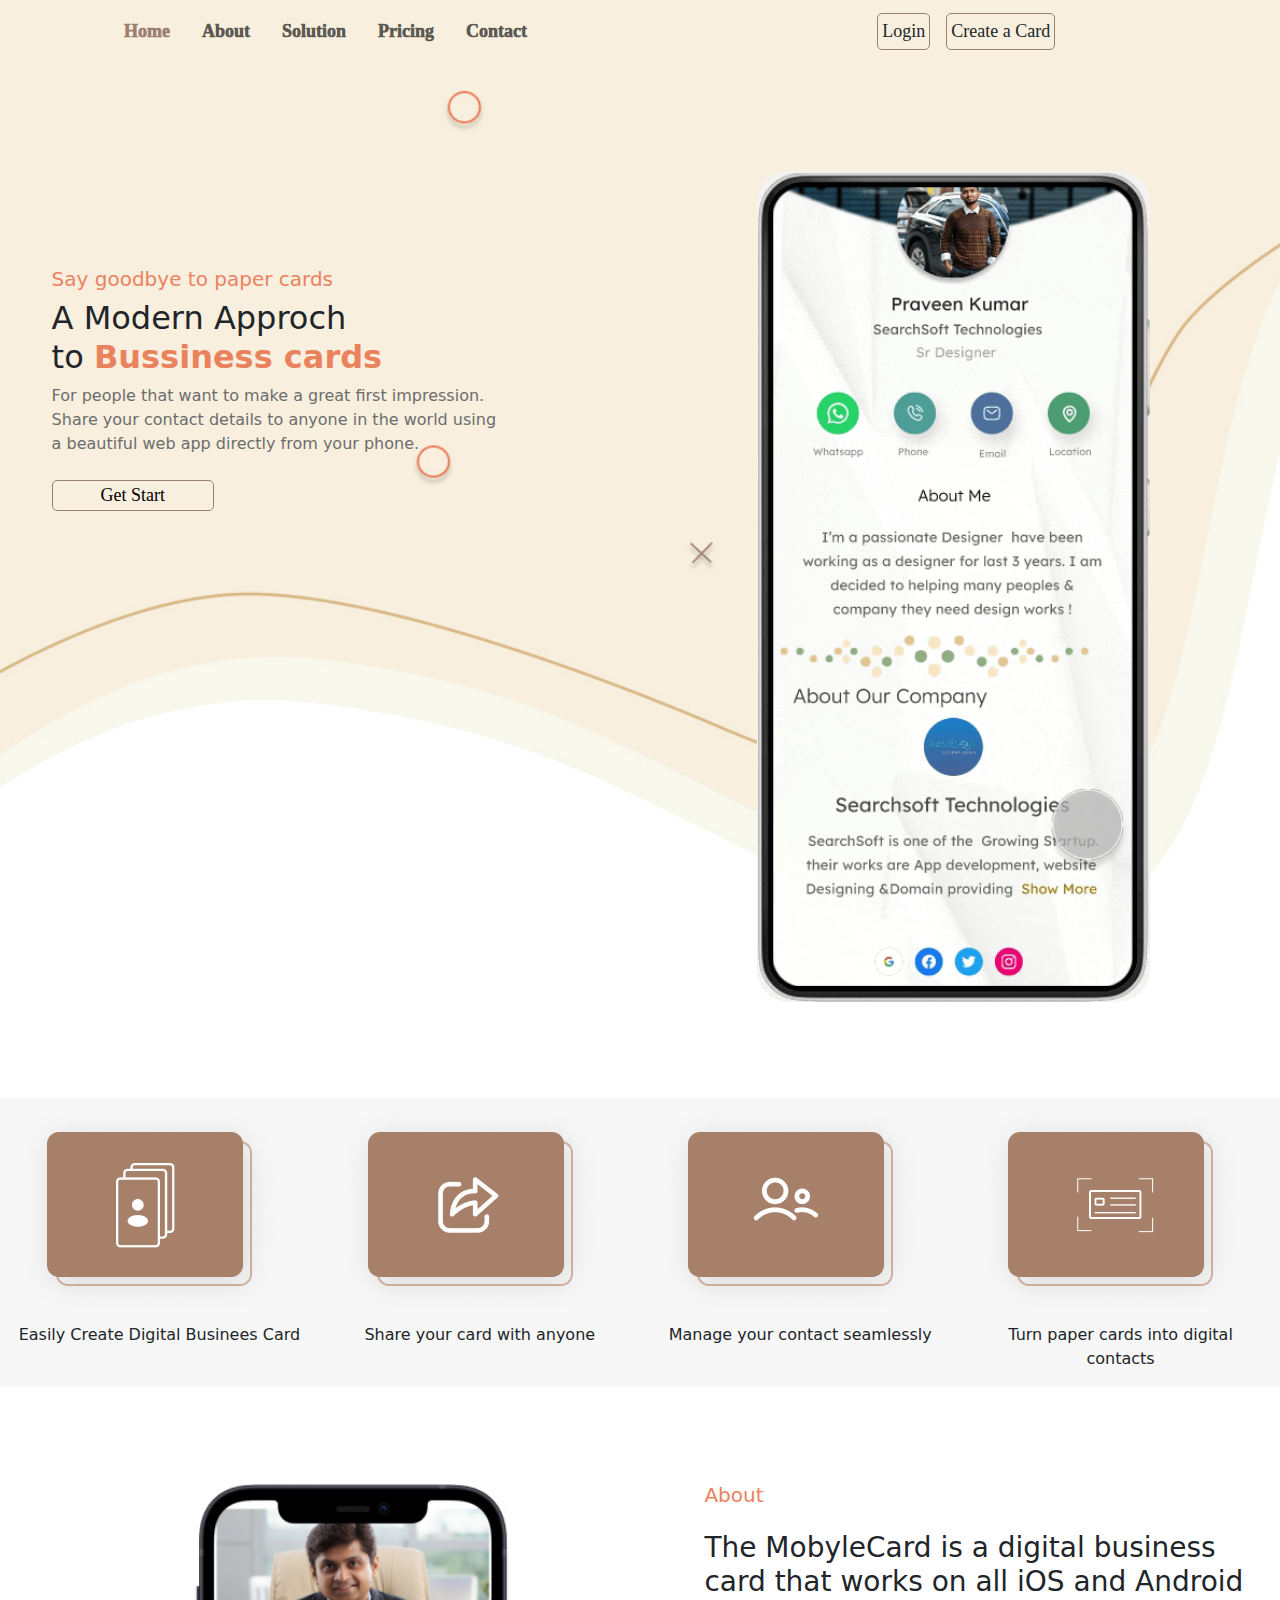
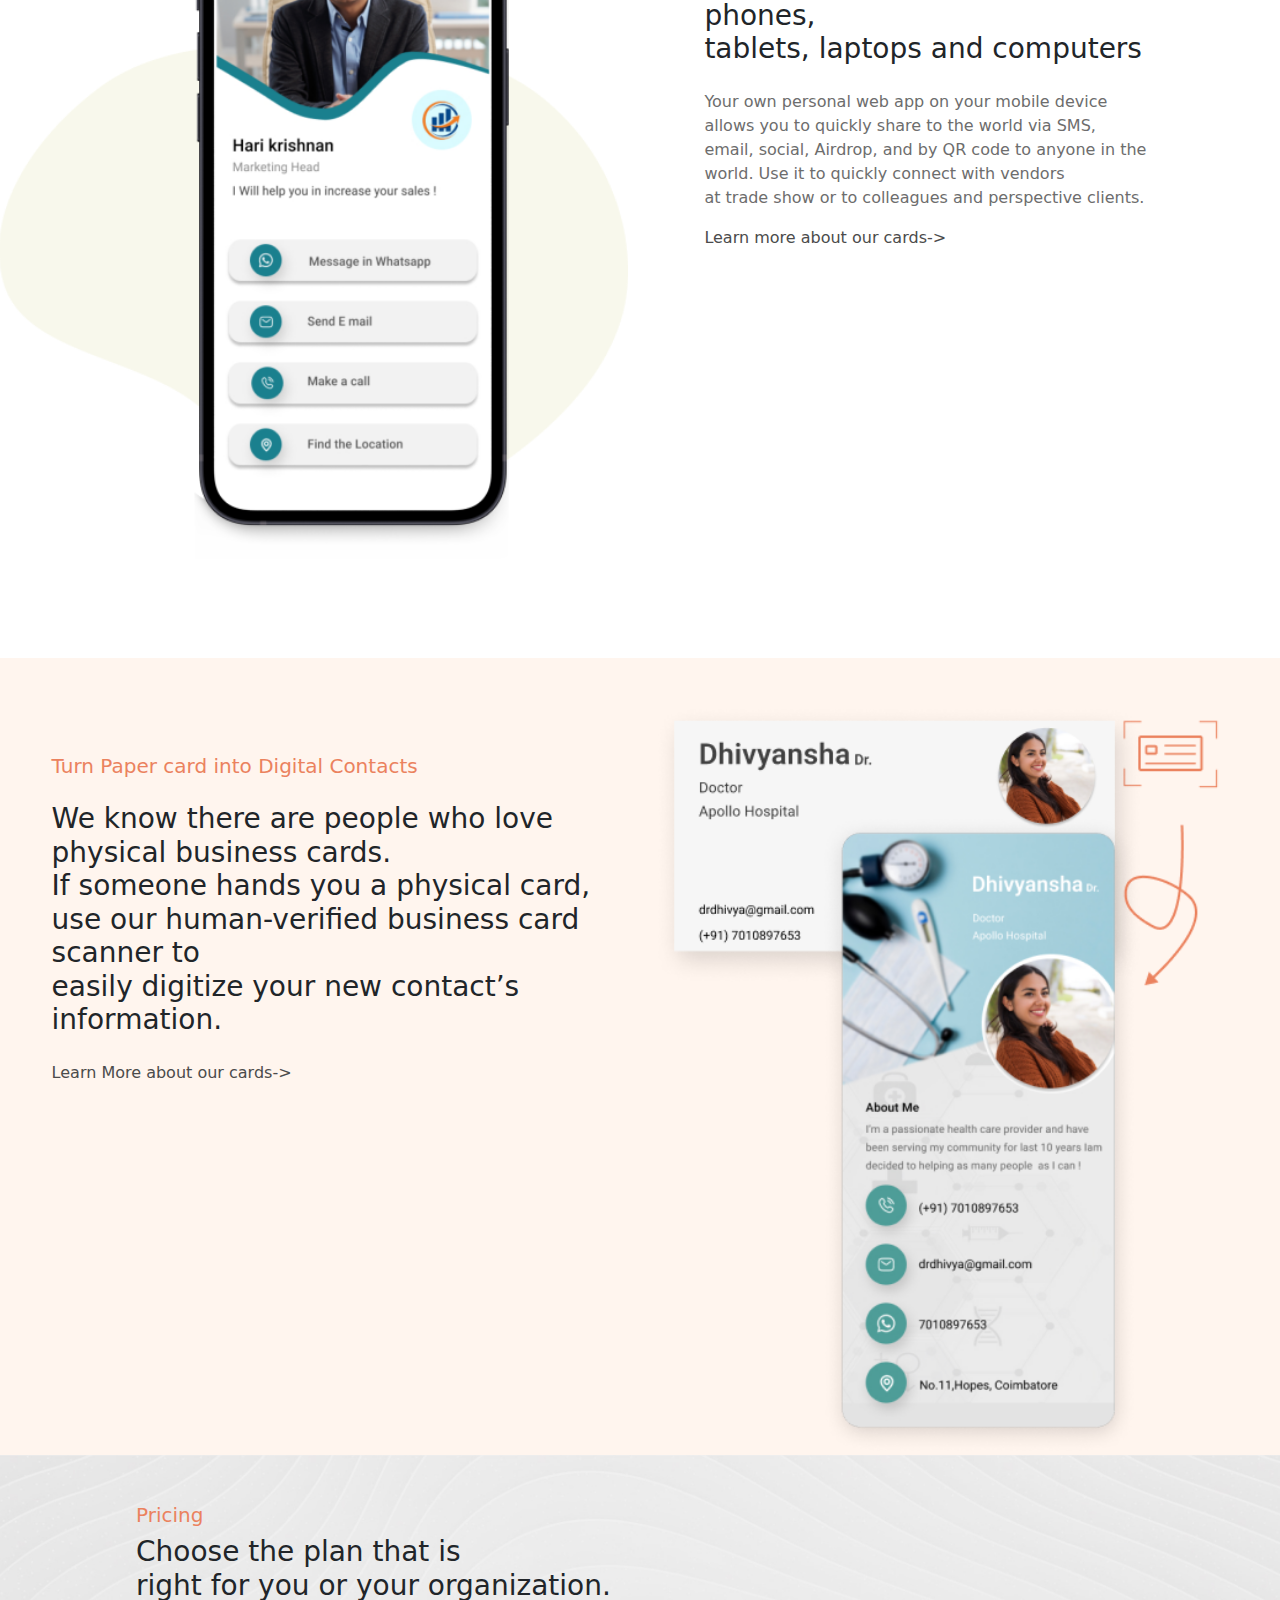
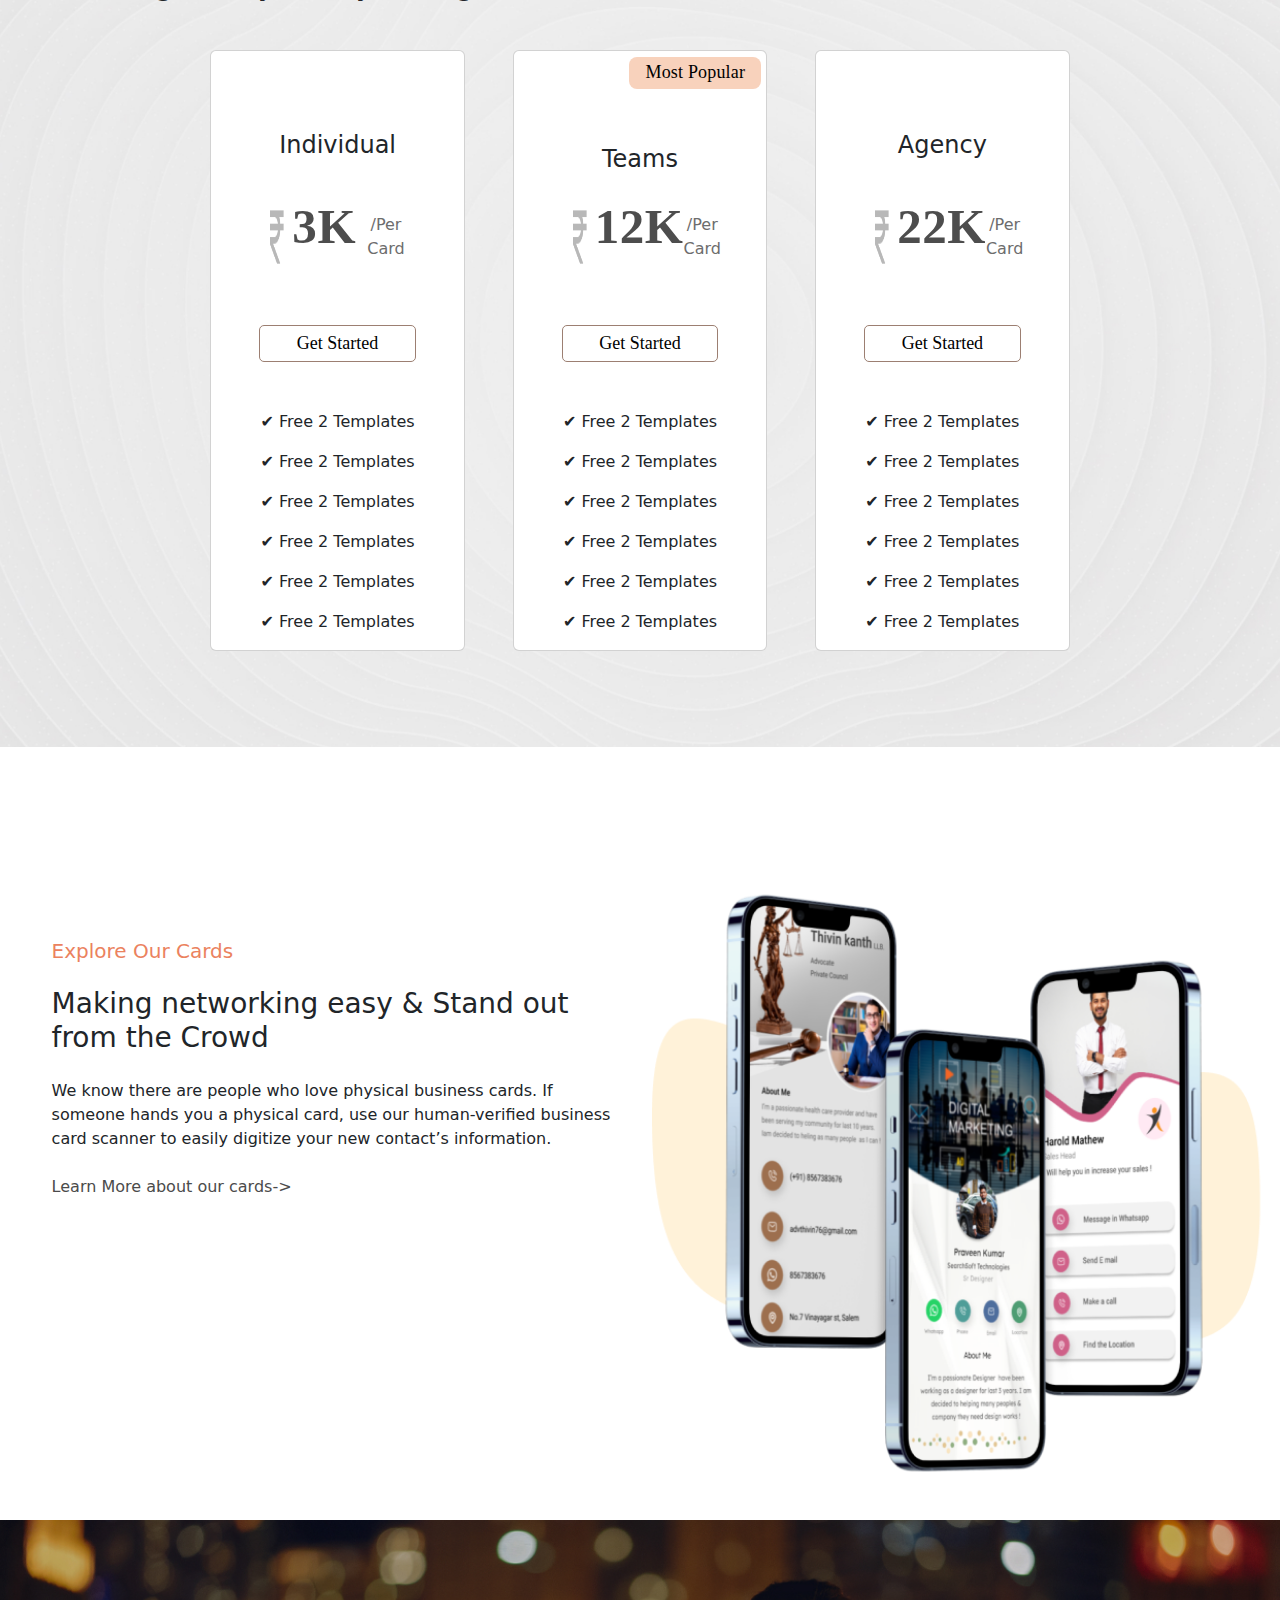
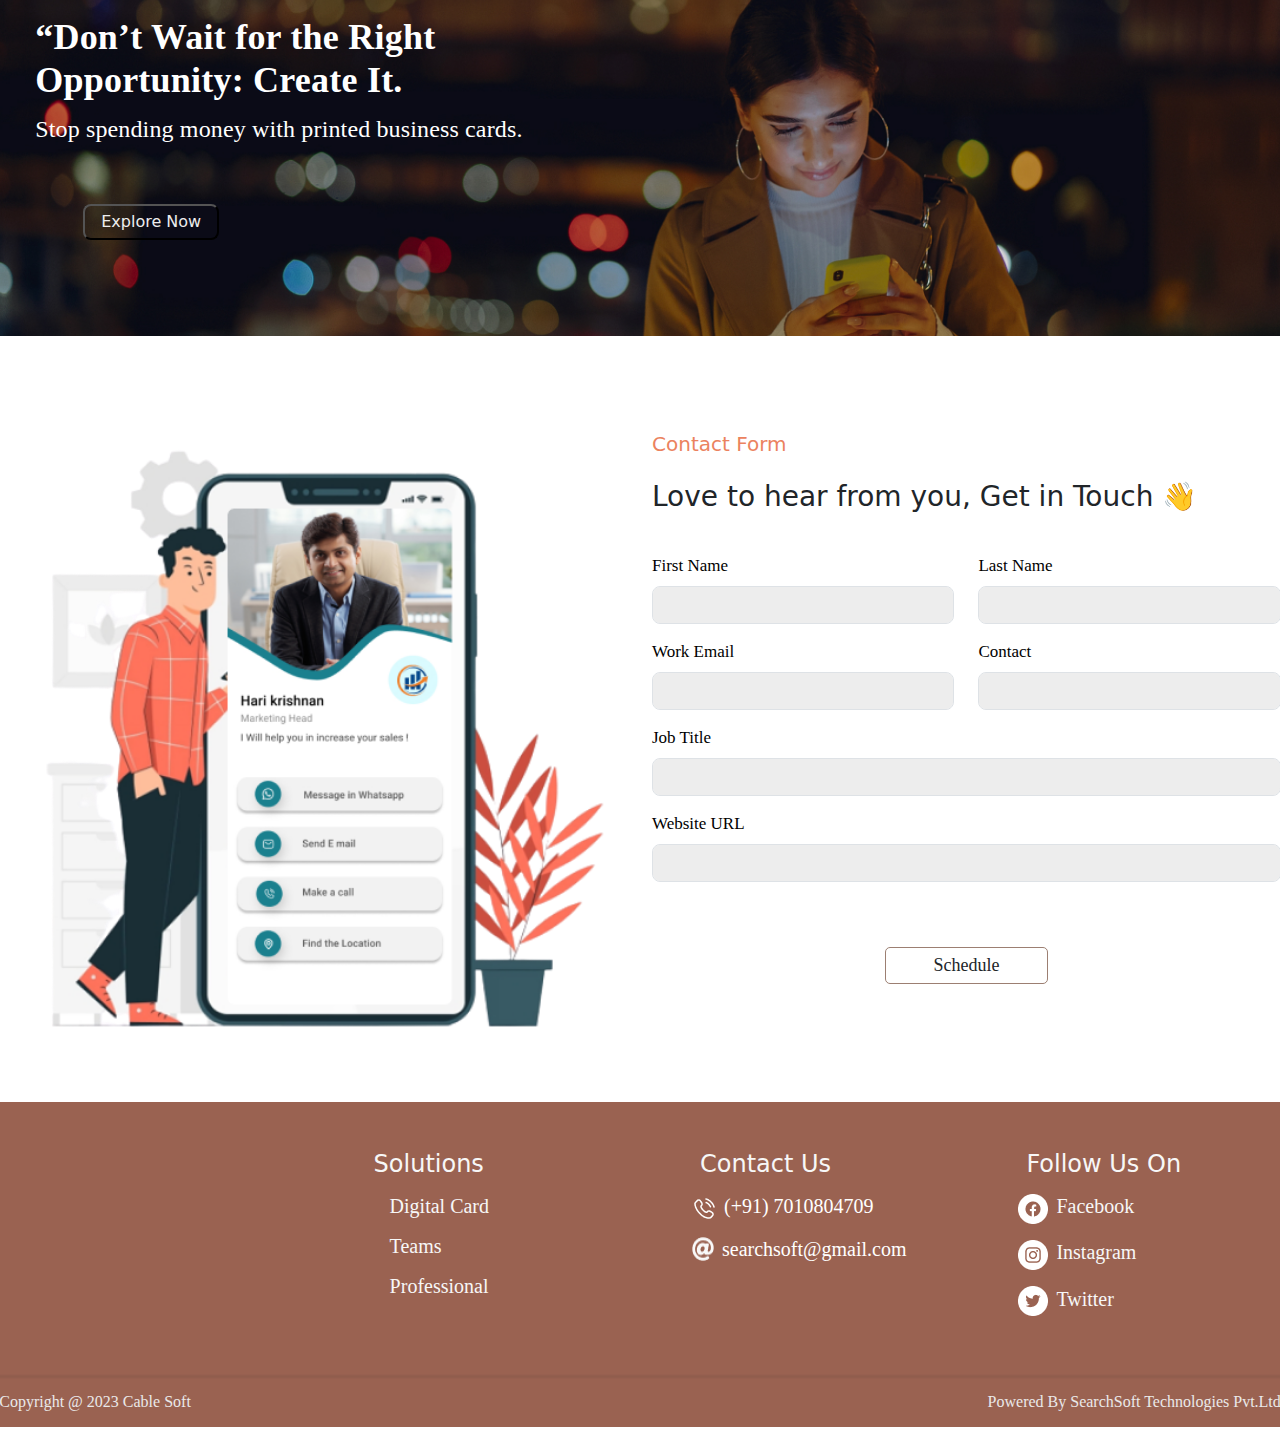
<file: index.html>
<!DOCTYPE html>
<html lang="en">
<head>
  <title>Digital-Cards</title>
  <meta charset="utf-8">
  <meta name="viewport" content="width=device-width, initial-scale=1">
  <link href="https://cdn.jsdelivr.net/npm/bootstrap@5.3.1/dist/css/bootstrap.min.css" rel="stylesheet">
  <script src="https://cdn.jsdelivr.net/npm/bootstrap@5.3.1/dist/js/bootstrap.bundle.min.js"></script>
  <!-- <script src="https://cdn.jsdelivr.net/npm/popper.js@1.16.1/dist/umd/popper.min.js"></script>
  <script src="https://cdn.jsdelivr.net/npm/bootstrap@4.6.2/dist/js/bootstrap.bundle.min.js"></script> -->
  <link rel="stylesheet" href="css/style.css">
</head>
<body>
  <div class="bg-img">
        <!-- navbar-start -->
              <nav class="navbar navbar-expand-sm bg-*">
                <div class="container-fluid py-3 col-lg-9 offset-1">
                  <!-- <a class="navbar-brand" href="#">Logo</a> -->
                  
                  <button class="navbar-toggler" type="button" data-bs-toggle="collapse" data-bs-target="#collapsibleNavbar">
                    <span class="navbar-toggler-icon"></span>
                  </button>
                  <div class="collapse navbar-collapse col-sm-3" id="collapsibleNavbar">
                    <ul class="navbar-nav">
                      <li class="nav-item mx-2">
                        <a class="nav-link" href="#" style="color: #9C7F72;">Home</a>
                      </li>
                      <li class="nav-item mx-2">
                        <a class="nav-link" href="#">About</a>
                      </li>
                      <li class="nav-item mx-2">
                        <a class="nav-link" href="#">Solution</a>
                      </li>    
                      <li class="nav-item mx-2">
                        <a class="nav-link" href="#">Pricing</a>
                      </li>  
                      <li class="nav-item mx-2">
                        <a class="nav-link" href="#">Contact</a>
                      </li>  
                    </ul>
                  </div>
                  <div class="top-right d-flex">
                    <a href="newlogin.html" class="btn mx-2 p-1" type="button">Login</a>
                    <button class="btn mx-2 p-1" type="button">Create a Card</button>
                  </div>
                </div>
                    
              </nav>
          <!-- navbar-end -->
       
          <!-- header -->
          <div class="container-fluid mt-5">
            <div class="row d-flex flex-row-reverse">
              <div class="col-xs-12 col-sm-12 col-md-6 lg-3">
                <div class="offset-2">
                  <img class="img-responsive rounded-5 h-50 w-75" src="img\Recording 2023-08-19 at 09.38.56.gif" alt="">
                </div>
              </div>
              <div class="col-xs-12 col-sm-12 col-md-6 lg-9 mt-5">
                <div class="offset-1">
                  <h5>Say goodbye to paper cards</h5>
                  <h2 class="">A Modern Approch <br> to <b style="color: #EB825E;">Bussiness cards</b></h2>
                  <div class="para">
                    For people that want to make a great first impression.<br> Share your contact details to anyone in the world using<br> a beautiful web app directly from your phone.
                  </div>
                  <button class="btn-btn px-5 mt-4">Get Start</button>
                </div>
                
              </div>
            </div>
          </div>
          <!-- <div class="container mt-3">
              <div class="row ms-5">
                  <div class="d-flex flex-wrap-reverse mt-5 vw-100 justify-content-center">
                      <div class="mt-2 mx-1">
                              <h5 class="mt-3">Say goodbye to paper cards</h5>
                          <h2 class="">A Modern Approch <br> to <b style="color: #EB825E;">Bussiness cards</b></h2>
                          <div class="para">
                            For people that want to make a great first impression.<br> Share your contact details to anyone in the world using<br> a beautiful web app directly from your phone.
                          </div>
                          <button class="btn-btn px-5 mt-4">Get Start</button>
                          
                      </div>
                      <div class="justify-content-end ms-auto">
                              <img class="h-75 mt-5 mx-5 px-5" id="gif" src="img\Recording 2023-08-19 at 09.38.56.gif" alt="">
                      </div>   
                  </div>
              </div>
          </div> -->
        <!-- header -->
  </div>

        <!-- cards -->
        <div class="container-fluid mt-5" style="background-color: #F7F7F7;">
          <div class="row justify-content-center mx-auto">
            <div class="col-xs-12 col-md-3">
              <img src="img\Group 243.png" class="img-thumbnail" alt="">
              <p class="text-center">Easily Create Digital Businees Card</p>
            </div>
            <div class="col-xs-12 col-md-3">
              <img src="img\Group 244.png" class="img-thumbnail" alt="">
              <p class="text-center">Share your card with anyone</p>
            </div>
            <div class="col-xs-12 col-md-3">
              <img src="img\Group 245.png" class="img-thumbnail" alt="">
              <p class="text-center">Manage your contact seamlessly</p>
            </div>
            <div class="col-xs-12 col-md-3">
              <img src="img\Group 434.png" class="img-thumbnail" alt="">
              <p class="text-center">Turn paper cards into digital contacts</p>
            </div>
          </div>
        </div>
        <!-- About Us -->
        <div class="container-fluid mt-5">
          <div class="row mt-5">
            <div class="col-xs-12 col-sm-12 col-md-6 lg-6">
              <img class="about" src="img\Group 435.png" alt="">
            </div>
            <div class="col-xs-12 col-sm-12 col-md-6 lg-6">
              <div class="offset-1">
                <h5>About</h5>
                <h3 class="my-4">The MobyleCard is a digital business<br> card that works on all iOS and Android phones,<br> tablets, laptops and computers</h3>
                <p class="para">Your own personal web app on your mobile device<br> allows you to quickly share to the world via SMS,<br> email, social, Airdrop, and by QR code to anyone in the<br>world. Use it to quickly connect with vendors<br> at trade show or to colleagues and perspective clients.</p>
                <a class="about-in" href="">Learn more about our cards-></a>
              </div>
              
            </div>
          </div>
        </div>
        <!-- about end -->
        <div class="digit container-fluid mt-5">
          <div class="row d-flex flex-row-reverse">
            <div class="col-xs-12 col-sm-12 col-md-6 lg-6">
              <div>
                <img class="about" src="img\Group 437.png" alt="">
              </div>
            </div>
            <div class="col-xs-12 col-sm-12 col-md-6 lg-6 mt-5">
              <div class="offset-1 mb-4">
                <h5>Turn Paper card into Digital Contacts</h5>
                <h3 class="my-4">We know there are people who love physical business cards.<br> If someone hands you a physical card,<br> use our human-verified business card scanner to<br> easily digitize your new contact’s information.</h3>
                <a class="about-in" href="">Learn More about our cards-></a>
              </div>
              
            </div>
          </div>
        </div>
<!-- pricing -->
        <div class="container-fluid p-5" id="price-bg">
          <div class="offset-1">
            <h5 class="">Pricing</h5>
            <h3 class="">Choose the plan that is <br> right for you or your organization.</h3>
          </div>
          <div class="row mx-auto justify-content-center m-4">
            <div class="col-xs-12 col-sm-12 col-md-4 col-lg-3 p-4">
              <div class="card">
                <!-- <div class="card-title text-end">Individual</div> -->
                <div class="card-body text-center"><h4 class="card-b">Individual</h4></div>
                <div class="text-center d-flex px-5 ms-1"><img style="width: 19%;" src="img\bx_rupee.png" alt=""><b class="card-rs">3K</b><p class="para mt-3">/Per Card</p></div>
                <button class="btn-btn my-5 mx-5 py-1">Get Started</button>
                <div class="text-center">
                  <p>&#10004;  Free 2 Templates</p>
                  <p>&#10004;  Free 2 Templates</p>
                  <p>&#10004;  Free 2 Templates</p>
                  <p>&#10004;  Free 2 Templates</p>
                  <p>&#10004;  Free 2 Templates</p>
                  <p>&#10004;  Free 2 Templates</p>
                </div>
              </div>
            </div>
            <div class="col-xs-12 col-sm-12 col-md-4 col-lg-3 p-4">
              <div class="card">
                <div class="card-title text-end"><p class="card-mp p-3">Most Popular</p></div>
                <div class="card-body text-center"><h4>Teams</h4></div>
                <div class="text-center d-flex px-5 ms-1"><img style="width: 19%;" src="img\bx_rupee.png" alt=""><b class="card-rs">12K</b><p class="para mt-3">/Per Card</p></div>
                <button class="btn-btn my-5 mx-5 py-1">Get Started</button>
                <div class="text-center">
                  <p>&#10004;  Free 2 Templates</p>
                  <p>&#10004;  Free 2 Templates</p>
                  <p>&#10004;  Free 2 Templates</p>
                  <p>&#10004;  Free 2 Templates</p>
                  <p>&#10004;  Free 2 Templates</p>
                  <p>&#10004;  Free 2 Templates</p>
                </div>
              </div>
            </div>
            <div class="col-xs-12 col-sm-12 col-md-4 col-lg-3 p-4">
              <div class="card">
                <div class="card-body text-center"><h4 class="card-b">Agency</h4></div>
                <div class="text-center d-flex px-5 ms-1"><img style="width: 19%;" src="img\bx_rupee.png" alt=""><b class="card-rs">22K</b><p class="para mt-3">/Per Card</p></div>
                <button class="btn-btn my-5 mx-5 py-1">Get Started</button>
                <div class="text-center">
                  <p>&#10004;  Free 2 Templates</p>
                  <p>&#10004;  Free 2 Templates</p>
                  <p>&#10004;  Free 2 Templates</p>
                  <p>&#10004;  Free 2 Templates</p>
                  <p>&#10004;  Free 2 Templates</p>
                  <p>&#10004;  Free 2 Templates</p>
                </div>
              </div>
            </div>
          </div>
        </div>
        <!--pricing end  -->


        <div class="container-fluid mt-5">
          <div class="row d-flex flex-row-reverse">
            <div class="col-xs-12 col-sm-12 col-md-6 lg-6">
              <div>
                <img class="about" src="img\iPhone 13 Pro.png" alt="">
              </div>
            </div>
            <div class="col-xs-12 col-sm-12 col-md-6 lg-6 mt-5">
              <div class="offset-1 mb-4">
                <h5>Explore Our Cards</h5>
                <h3 class="my-4">Making networking easy & Stand out from the Crowd</h3>
                <p class="my-4">We know there are people who love physical business cards. If someone hands you a physical card, use our human-verified business card scanner to easily digitize your new contact’s information.</p>
                <a class="about-in" href="">Learn More about our cards-></a>

              </div>
              
            </div>
          </div>
        </div>
      <!-- explore card end-->
      <div class="explore text-light">
        <div class="row justify-contect-center">
           <div class="col-xs-12 col-sm-12 col-md-6 col-lg-6">
            <div class="m-5 mt-5">
              <h3 class="explore-h">“Don’t Wait for the Right Opportunity: Create It.</h3>
              <h4 class="explore-p">Stop spending money with printed business cards.</h4>
              <button class="btn-btn-btn mx-5 my-5 px-3 py-1" id="explorebtn">Explore Now</button>

            </div>
            
           </div>

        </div>
            <!-- <h3 class="explore-h p-5">“Don’t Wait for the Right Opportunity: Create It.</h3>
            <h4 class="explore-p">Stop spending money with printed business cards.</h4>
            <button class="btn-btn mx-5 my-5">Explore Now</button> -->
      </div>

      <!-- contact form -->
      <div class="container-fluid mt-5">
        <div class="row my-5">
          <div class="col-xs-12 col-sm-12 col-md-6 lg-6">
            <img class="about" src="img\Group 439.png" alt="">
          </div>
          <div class="col-xs-12 col-sm-12 col-md-6 col-lg-6">
            <div class="">
              <h5>Contact Form</h5>
              <h3 class="my-4 d-flex">Love to hear from you, Get in Touch &#128075;</h3>
            </div>
            <div class="row mt-3">
              <div class="col-xs-12 col-sm-12 col-md-6 col-lg-6 mx-auto">
                <div class="input-form mt-3">
                  <label class="form-lable" for="">First Name</label>
                  <input class="form-control mt-2" id="in-d" type="text">
                </div>
                <div class="input-form mt-3">
                  <label class="form-lable" for="">Work Email</label>
                  <input class="form-control mt-2" id="in-d" type="text">
                </div>
              </div>
              <div class="col-xs-12 col-sm-12 col-md-6 col-lg-6">
                <div class="input-form mt-3">
                  <label class="form-lable" for="">Last Name</label>
                  <input class="form-control mt-2" id="in-d" type="text">
                </div>
                <div class="input-form mt-3">
                  <label class="form-lable" for="">Contact</label>
                  <input class="form-control mt-2" id="in-d" type="text">
                </div>
              </div>
            </div>
            <div class="row">
              <div class="input-form mt-3">
                <label class="form-lable" for="in-d">Job Title</label>
                <input class="form-control mt-2" id="in-d" name="job" type="text">
              </div>
              <div class="input-form mt-3">
                <label class="form-lable" for="in-d">Website URL</label>
                <input class="form-control mt-2" id="in-d" name="web" type="text">
              </div>
              <div class="btn-btn w-25 mx-auto text-center p-1" id="schedule" type="submit">Schedule</div>
            </div>
          </div>
        </div>
      </div>

      <!-- Footer -->
      <div class="container-fluid" id="foot-img">
        <div class="row">
          <div class="col-xs-12 col-sm-12 col-md-3 col-lg-3">
            <div class="my-5 justify-content-center">
              <!-- <h4 class="mx-5" style="color: #F7F7F7;">Solutions</h4>
              <ul class="list-group mx-5">
                  <a class="list-group-item" href="">Digital Cards</a>
                  <a class="list-group-item" href="">Teams</a>
                  <a class="list-group-item" href="">Professional</a>
              </ul> -->
            </div>
          </div>
          <div class="col-xs-12 col-sm-12 col-md-3 col-lg-3">
            <div class="justify-content-center my-5">
              <h4 class="mx-5" style="color: #F7F7F7;">Solutions</h4>
              <ul class="list-group mx-5">
                <div class="list-group-item"><a class="" style="text-decoration: none; color:#F7F7F7">Digital Card</a></div>
                <div class="list-group-item"><a class="" style="text-decoration: none; color:#F7F7F7">Teams</a></div>
                <div class="list-group-item"><a class="" style="text-decoration: none; color:#F7F7F7">Professional</a></div>
              </ul>
            </div>
          </div>
          <div class="col-xs-12 col-sm-12 col-md-4 col-lg-3">
            <div class="float-start my-5">
              <h4 class="mx-5" style="color: #F7F7F7;">Contact Us</h4>
              <ul class="list-group mx-4">
                <div class="list-group-item"><img src="img\Phone Calling.png" alt=""><span class="ms-2">(+91) 7010804709</span></div>
                <div class="list-group-item d-flex"><img src="img\at.png" alt=""><span class="ms-2">searchsoft@gmail.com</span></div>
              </ul>
            </div>
          </div>
          <div class="col-xs-12 col-sm-12 col-md-4 col-lg-3">
            <div class="float-start my-5">
              <h4 class="mx-5 d-flex" style="color: #F7F7F7;">Follow Us On</h4>
              <ul class="list-group mx-4">
                <div class="list-group-item d-flex"><img src="img\facebook.png" alt=""><a class="follow-us ms-2" style="text-decoration: none; color:#F7F7F7">Facebook</a></div>
                <div class="list-group-item d-flex"><img src="img\instagram.png" alt=""><a class="ms-2" style="text-decoration: none; color:#F7F7F7">Instagram</a></div>
                <div class="list-group-item"><img src="img\twitter.png" alt=""><a class="ms-2" style="text-decoration: none; color:#F7F7F7">Twitter</a></div>
              </ul>
            </div>
          </div>
        </div>

        <div class="row my-1">
          <hr class="line">
          <div class="col-xs-12 col-sm-12 col-md-6 col-lg-6">
            <div class="copyrights mb-3">Copyright @ 2023 Cable Soft</div>
          </div>
          <div class="col-xs-12 col-sm-12 col-md-6 col-lg-6">
            <div class="powered float-end d-flex">Powered By SearchSoft Technologies Pvt.Ltd</div>
          </div>
          
          
        </div>
        

      </div>

</body>
</html>
</file>
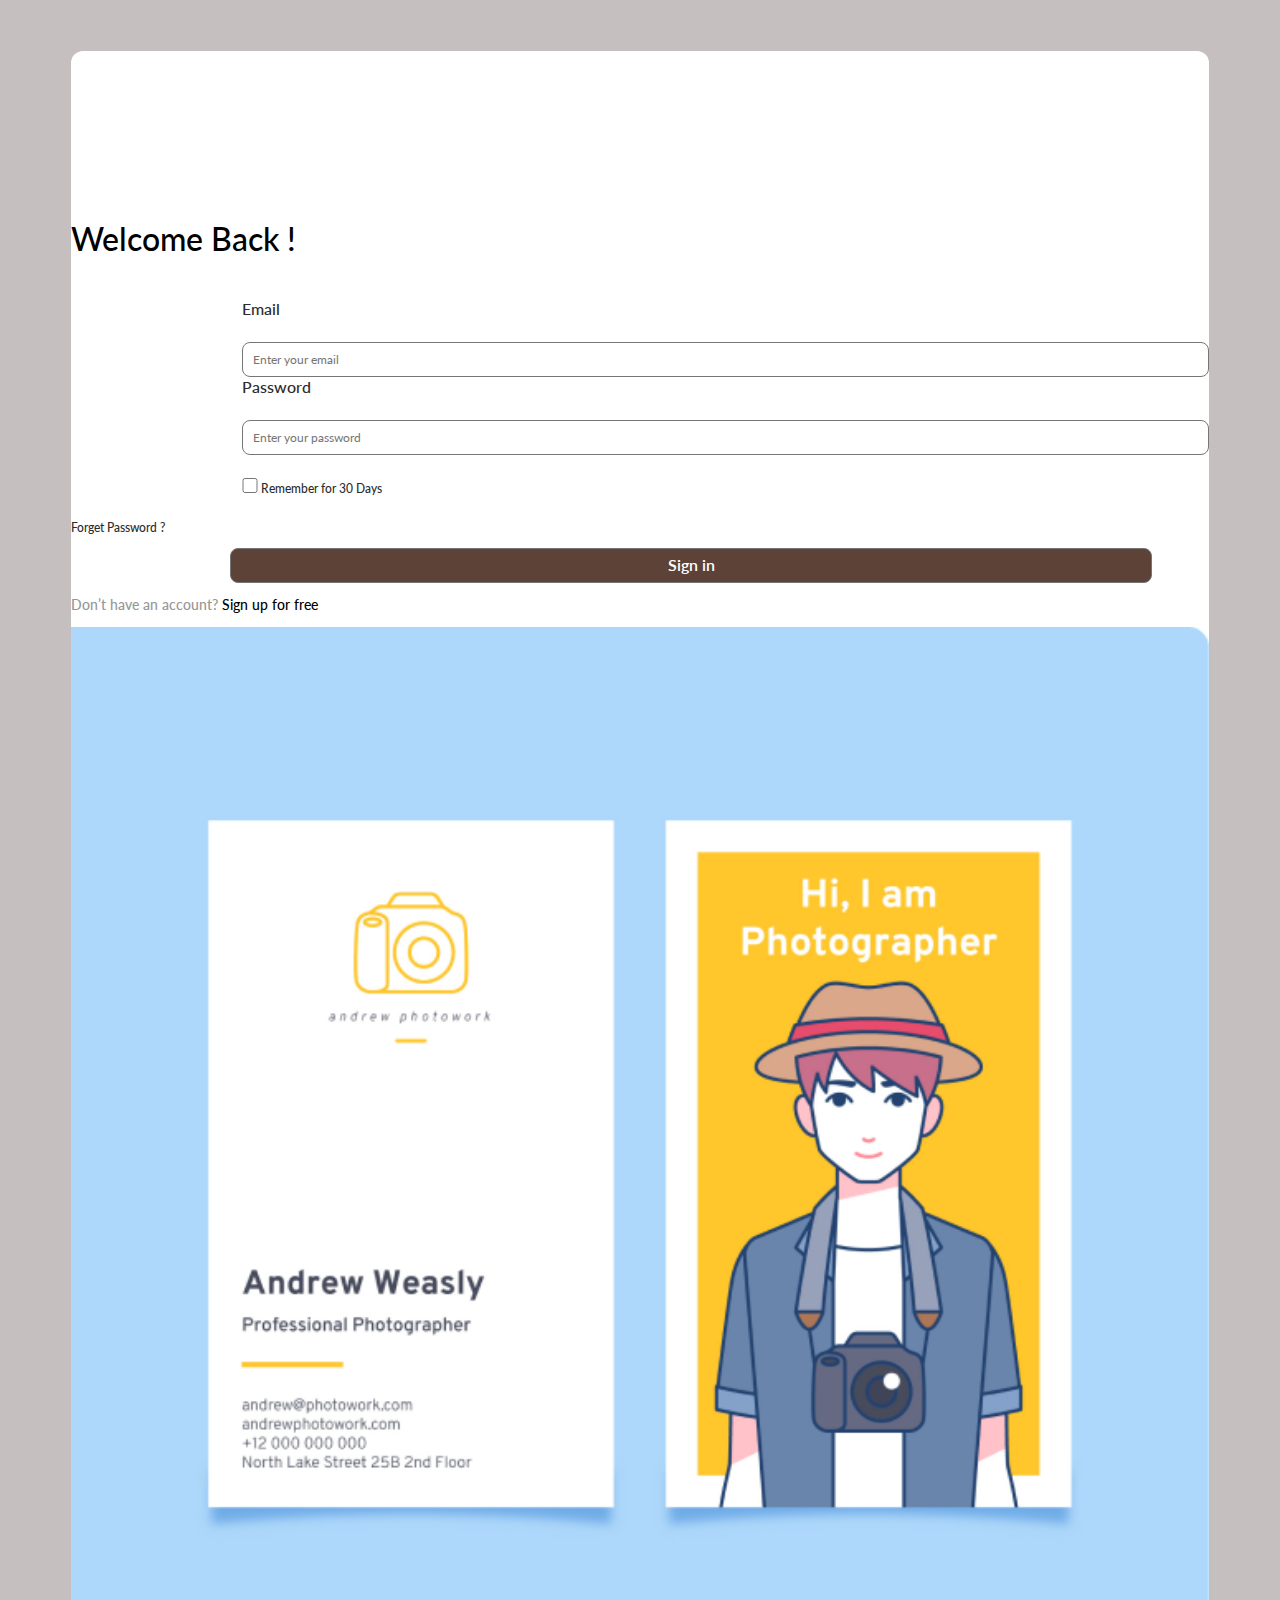
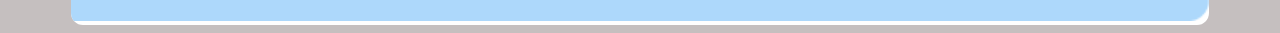
<file: newlogin.html>
<!DOCTYPE html>
<html lang="en">
<head>
    <meta charset="UTF-8">
    <meta name="viewport" content="width=device-width, initial-scale=1.0">
    <title>Signin</title>
    <link href="https://cdn.jsdelivr.net/npm/bootstrap@5.0.2/dist/css/bootstrap.min.css" rel="stylesheet" integrity="sha384-EVSTQN3/azprG1Anm3QDgpJLIm9Nao0Yz1ztcQTwFspd3yD65VohhpuuCOmLASjC" crossorigin="anonymous">
    <script src="https://cdn.jsdelivr.net/npm/bootstrap@5.0.2/dist/js/bootstrap.bundle.min.js" integrity="sha384-MrcW6ZMFYlzcLA8Nl+NtUVF0sA7MsXsP1UyJoMp4YLEuNSfAP+JcXn/tWtIaxVXM" crossorigin="anonymous"></script>
    <script src="https://cdn.jsdelivr.net/npm/@popperjs/core@2.9.2/dist/umd/popper.min.js" integrity="sha384-IQsoLXl5PILFhosVNubq5LC7Qb9DXgDA9i+tQ8Zj3iwWAwPtgFTxbJ8NT4GN1R8p" crossorigin="anonymous"></script>
    <script src="https://cdn.jsdelivr.net/npm/bootstrap@5.0.2/dist/js/bootstrap.min.js" integrity="sha384-cVKIPhGWiC2Al4u+LWgxfKTRIcfu0JTxR+EQDz/bgldoEyl4H0zUF0QKbrJ0EcQF" crossorigin="anonymous"></script>
    <meta name="viewport" content="width=device-width, initial-scale=1">
    <link rel="stylesheet" href="https://fonts.googleapis.com/css2?family=Lato:wght@500&display=swap" />
    <link rel="stylesheet" href="css/log.css">
</head>
<body style="background-color: #C5BFBF;">
    <div class="container-fluid" >
        <section>
            <div class="row justify-content-center align-items-center g-2 mt-5" >
                <div class="col-sm-12 col-md-10 col-xm-12">
                    <div class="card" id="head" style="background-color: #FFFFFF;">
                      <div class="card-body" style="padding: 0;">
                        <div class="row d-flex flex-wrap-reverse">
                            <div class="col-md-5 col-sm-12 col-xs-12">
                                <h4 class="card-title text-center">Welcome Back !</h4>
                                <form action="">
                                   <div class="row">
                                    <div class="row">
                                        <label for="email">Email</label>
                                        <div class="col-xs-12 col-sm-12 col-md-12 col-lg-12">
                                            <input  type="email" id="email" placeholder="Enter your email">
                                        </div>
                                    </div>
                                    <div class="row">
                                        <label for="password" >Password</label>
                                        <div class="col-xs-12 col-sm-12 col-md-12 col-lg-12">
                                            
                                            <input type="password" id="password" placeholder="Enter your password">
                                        </div>
                                    </div>
                                    <div class="row mt-3 ms-lg-4 ms-0">
                                        <div class="col-xs-6 col-sm-6 col-md-10 col-lg-6 d-flex">
                                            <input type="checkbox" name="remember" id="remember" style="width: 16px;height: 15px;"><span id="rem" class="ms-1">Remember for 30 Days</span>
                                            <!-- <div class="ms-5 offset-2" style="margin-top: 2%;">
                                                <p id="rem">Forget Password ?   </p>
                                            </div> -->
                                        </div>
                                        <div class="col-xs-6 col-sm-6 col-md-10 col-lg-6">
                                            <div class="offset-2" style="margin-top: 2%;">
                                                <p id="rem">Forget Password ?   </p>
                                            </div>
                                        </div>
                                    </div>
                                    <div class="row col-xs-12 col-sm-12 col-md-12 col-lg-12 justify-content-center">
                                        <button type="submit" id="sign-in">Sign in</button>
                                    </div>
                                    <div class="row text-center mt-4 ms-lg-3 ms-0 col-xs-12 col-sm-12 col-md-12 col-lg-12">
                                        <p id="footer">Don’t have an account? <a href="signup.html" style="text-decoration: none; color: #000000;">Sign up for free
                                        </a></p>
                                    </div>
                                   </div>
                                </form>
                            </div>
                            <div class="col-md-7 col-sm-12 col-xs-12 ">
                                <img src="images/login.png" alt="login" class="card-img" style="width: 100%;height: 100%;">
                            </div>
                        </div>
                      </div>
                    </div>
                </div>
            </div>
        </section>
    </div>
</body>
</html>
</file>
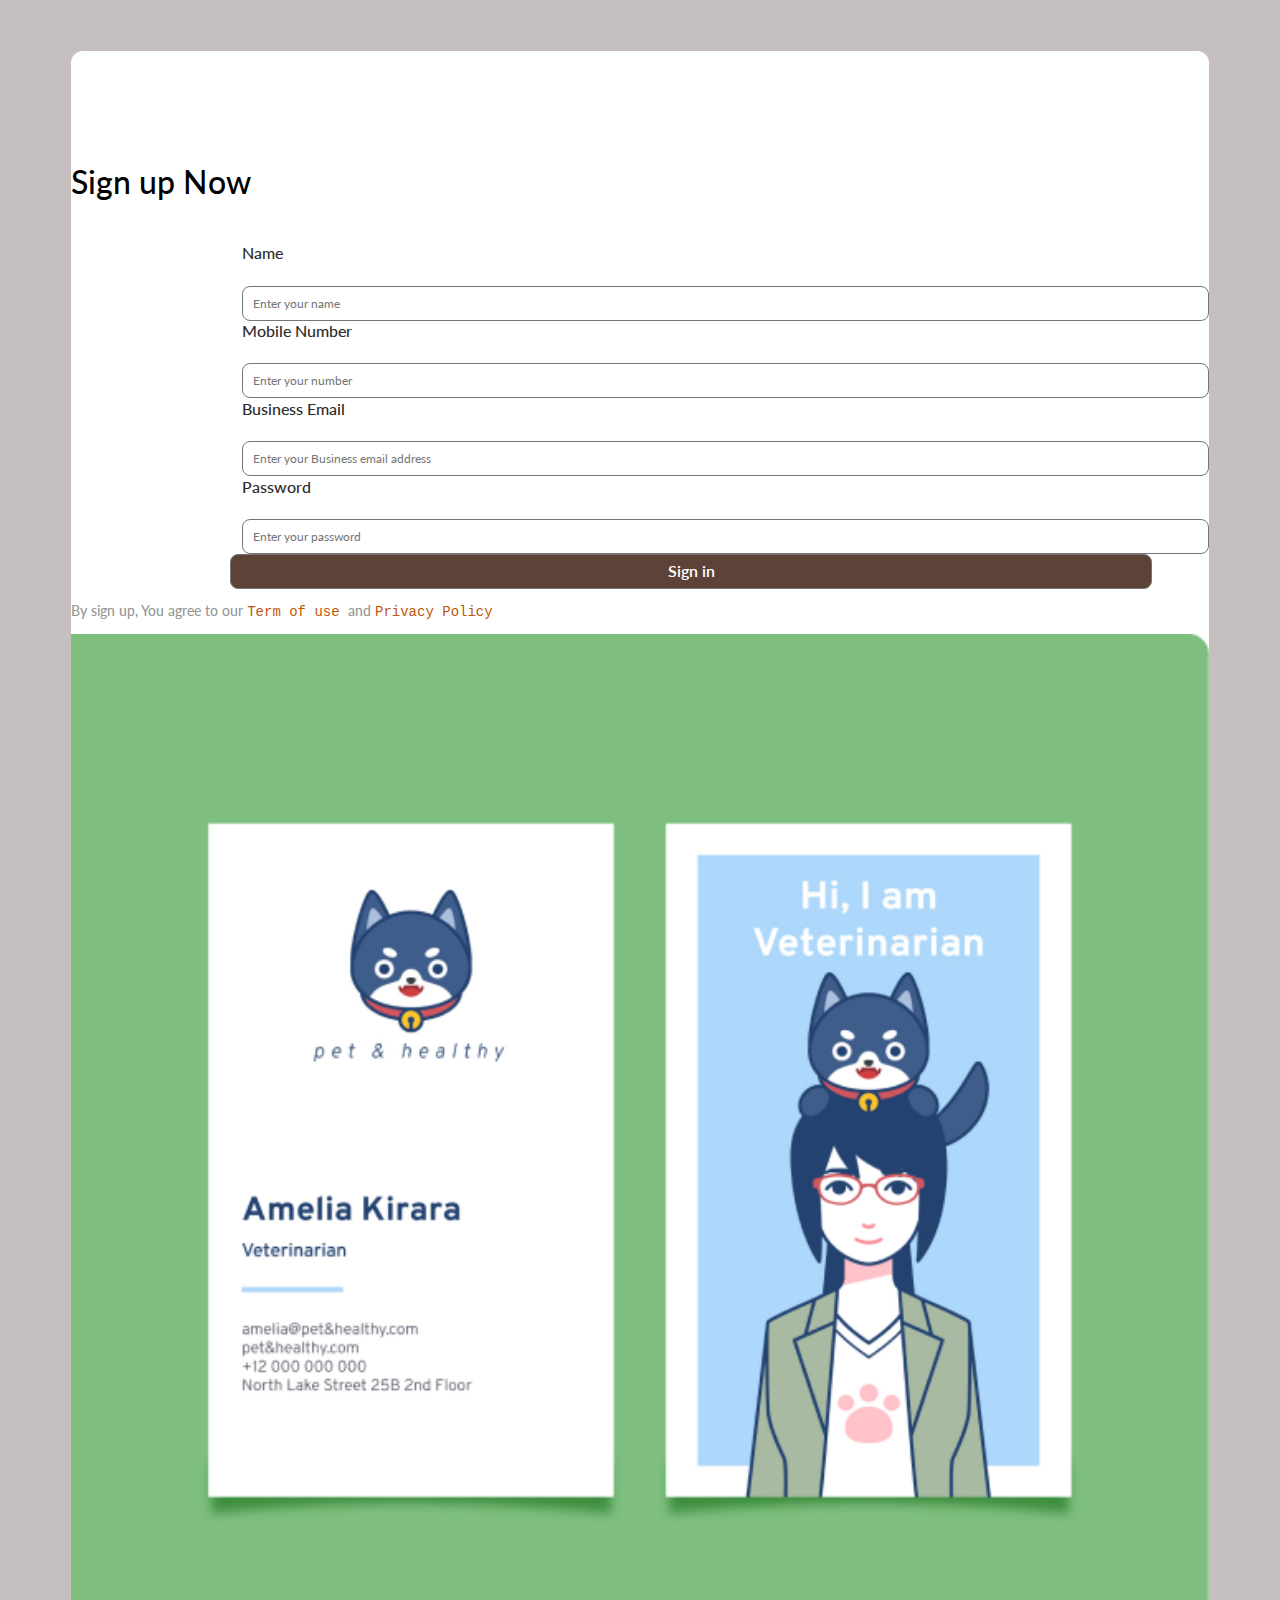
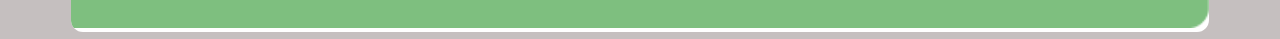
<file: signup.html>
<!DOCTYPE html>
<html lang="en">
<head>
    <meta charset="UTF-8">
    <meta name="viewport" content="width=device-width, initial-scale=1.0">
    <title>SignUp</title>
    <link href="https://cdn.jsdelivr.net/npm/bootstrap@5.0.2/dist/css/bootstrap.min.css" rel="stylesheet" integrity="sha384-EVSTQN3/azprG1Anm3QDgpJLIm9Nao0Yz1ztcQTwFspd3yD65VohhpuuCOmLASjC" crossorigin="anonymous">
    <script src="https://cdn.jsdelivr.net/npm/bootstrap@5.0.2/dist/js/bootstrap.bundle.min.js" integrity="sha384-MrcW6ZMFYlzcLA8Nl+NtUVF0sA7MsXsP1UyJoMp4YLEuNSfAP+JcXn/tWtIaxVXM" crossorigin="anonymous"></script>
    <script src="https://cdn.jsdelivr.net/npm/@popperjs/core@2.9.2/dist/umd/popper.min.js" integrity="sha384-IQsoLXl5PILFhosVNubq5LC7Qb9DXgDA9i+tQ8Zj3iwWAwPtgFTxbJ8NT4GN1R8p" crossorigin="anonymous"></script>
    <script src="https://cdn.jsdelivr.net/npm/bootstrap@5.0.2/dist/js/bootstrap.min.js" integrity="sha384-cVKIPhGWiC2Al4u+LWgxfKTRIcfu0JTxR+EQDz/bgldoEyl4H0zUF0QKbrJ0EcQF" crossorigin="anonymous"></script>
    <meta name="viewport" content="width=device-width, initial-scale=1">
    <link rel="stylesheet" href="https://fonts.googleapis.com/css2?family=Lato:wght@500&display=swap" />
    <link rel="stylesheet" href="css/log.css">
</head>
<body style="background-color: #C5BFBF;">
    <div class="container-fluid" >
        <section>
            <div class="row justify-content-center align-items-center g-2 mt-5" >
                <div class="col-sm-12 col-md-10 col-xm-12">
                    <div class="card" id="head" style="background-color: #FFFFFF;">
                      <div class="card-body" style="padding: 0;">
                        <div class="row d-flex flex-wrap-reverse">
                            <div class="col-md-5 col-sm-12 col-xs-12">
                                <h4 class="card-title text-center" id="title">Sign up Now</h4>
                                <form action="">
                                   <div class="row">
                                    <div class="row">
                                        <label for="name" id="sign-label">Name</label>
                                        <div class="col-xs-12 col-sm-12 col-md-12 col-lg-12">
                                            <input  type="text" id="name" placeholder="Enter your name">
                                        </div>
                                    </div>
                                    <div class="row">
                                        <label for="number" id="sign-label">Mobile Number</label>
                                        <div class="col-xs-12 col-sm-12 col-md-12 col-lg-12">
                                            <input  type="tel" id="number" placeholder="Enter your number">
                                        </div>
                                    </div>
                                    <div class="row">
                                        <label for="email" id="sign-label">Business Email</label>
                                        <div class="col-xs-12 col-sm-12 col-md-12 col-lg-12">
                                            <input  type="email" id="email" placeholder="Enter your Business email address">
                                        </div>
                                    </div>
                                    <div class="row">
                                        <label for="password" id="sign-label">Password</label>
                                        <div class="col-xs-12 col-sm-12 col-md-12 col-lg-12">
                                            <input type="password" id="password" placeholder="Enter your password">
                                            <!-- <img src="images/eye.png" alt="eye" class="input-group"> -->
                                        </div>
                                    </div>
                                    
                                    <div class="row mt-4 col-xs-12 col-sm-12 col-md-12 col-lg-12 justify-content-center">
                                        <button type="submit" id="sign-in">Sign in</button>
                                    </div>
                                    <div class="row text-center mt-4 ms-lg-3 ms-0 col-xs-12 col-sm-12 col-md-12 col-lg-12">
                                        <p id="footer">By sign up, You agree to our <code style="color: #bf570b;">Term of use </code>and <code style="color: #bf570b;">Privacy Policy</code></p>
                                    </div>
                                   </div>
                                </form>
                            </div>
                            <div class="col-md-7 col-sm-12 col-xs-12 ">
                                <img src="images/signup.png" alt="login" class="card-img" style="width: 100%;height: 100%;">
                            </div>
                        </div>
                      </div>
                    </div>
                </div>
            </div>
        </section>
    </div>
</body>
</html>
</file>
<file: css/style.css>
body{
    margin: -1%;
    box-sizing: border-box;
    overflow: -moz-hidden-unscrollable;
    
}
/* bg-image */
.bg-img{
    margin: 0;
    background-image: url(bg-image.jpg);
    background-position: center;
    background-repeat: no-repeat;
    background-size: cover;
    width: 100%;
    height: 100%;
    
}
/* navbar */
.top-right{
    float: right;
}
.nav-item{
    color: #323232;
    font-family: Poppins;
    font-size: 18px;
    font-style: normal;
    font-weight: 1000;
    line-height: 24px; /* 133.333% */
}
.btn{
    font-family: Poppins;
    font-weight: 500;
    font-size: 18px;
    border-radius: 5px;
    border: 0.5px solid #9C7F72;
}
.btn:hover{
    background-color: #9C7F72;
    color: #F7F7F7;
}
.btn-btn{
    font-family: Poppins;
    font-weight: 500;
    font-size: 18px;
    border-radius: 5px;
    border: 0.5px solid #9C7F72;
    background: none;
}
.btn-btn:hover{
    background-color: #9C7F72;
    color: white;
}
.img-thumbnail{
    border: none;
    background-color: #F7F7F7;
}
.about{
    width: 100%;
}
h5{
    color: #EB825E;
}
.para{
    color: #6D6D6D;
}
.about-in{
    text-decoration: none;
    color: #4B4B4B;
}
.mt-5{
    margin-top: 6rem!important;
}
.digit{
    /* display: flex;
    flex-wrap: wrap-reverse; */
    background-color: #FFF5EE;
}
/* pricing */
#price-bg{
    background-image: url("12151158_4885247 1.jpg");
    background-repeat: no-repeat;
    background-size: cover;
}
.card{
    width: 100%;
    height: 100%;
}
.card-mp{
    margin: 2%;
    color: #000;
    font-family: Lato;
    font-size: 18px;
    font-style: normal;
    letter-spacing: 0.18px;
    border-radius: 8px;
    background: #F8D2BC;
    display: inline-flex;
    height: 2%;
    align-items: center;
    gap: 10px;
    flex-shrink: 0;
}
.card-b{
    margin-top: 29%;
}
.card-rs{
    color: #4D4D4D;
    font-family: Lato;
    font-size: 49px;
    font-style: normal;
    line-height: 60px; /* 107.143% */
    letter-spacing: 0.56px;
}
/* explore bg */
.explore{
    margin: 0;
    background-image: url(Rectangle.jpg);
    background-position: center;
    background-repeat: no-repeat;
    background-size: cover;
}
.explore-p{
    color: #FFF;
    font-family: Lato;
    font-size: 24px;
    font-style: normal;
    font-weight: 400;
    line-height: 38px; /* 135.714% */
    letter-spacing: 0.14px;
}
.explore-h{
    color: #FFF;
    font-family: Lato;
    font-size: 36px;
    font-style: normal;
    font-weight: 600;
    letter-spacing: 0.22px;
}
.form-input{
    background-color: #EDEDED;
    border: none;
}
.form-lable{
    color: #000;
    font-family: Lato;
    font-size: 17px;
    font-style: normal;
    font-weight: 500;
    line-height: 20px; 
}
.contactinput{
    margin-top: 72%;
}
#in-d{
    border-radius: 8px;
    background-color: #EDEDED;
}
#schedule{
    margin-top: 10%;
}

/* footer */
#foot-img{
    background-image: url(footer.jpg);
    background-size: cover;
    background-repeat: no-repeat;
    
}
.list-group-item{
    background: none;
    border: none;
    color: #FFFFFF;
    font-family: Lato;
    font-size: 20px;
    font-style: normal;
    font-weight: 500;
    line-height: 24px;
}
.line{
    background: #7E4B3C;
    box-shadow: 7px 4px 32px 0px rgba(0, 0, 0, 0.15) inset;
    filter: blur(1px);
}
.copyrights {
    color: #EAE9E9;
    font-family: Lato;
    font-size: 16px;
    font-style: normal;
    font-weight: 500;
    line-height: normal;
}
.powered{
    color: #EAE9E9;
    font-family: Lato;
    font-size: 16px;
    font-style: normal;
    font-weight: 500;
    line-height: normal;
}
.btn-btn-btn{
    background: none;
    color: #EDEDED;
    border-radius: 8px;
}
.btn-btn-btn:hover{
    background-color: #494949;
    color: white;
}
</file>
<file: css/log.css>
#head{
    overflow: hidden;
    margin-top: 4%;
    margin-left: 5%;
    margin-right: 5%;
    border: 0px solid;
    border-radius:  12px 12px 12px 12px;
}
.card-title{
    font-size: 32px;
    line-height: 36px;
    font-weight: 500;
    font-family: Lato;
    color: #000;
    margin-top: 15%;
}
label{
    font-size: 16px;
    font-weight: 500;
    font-family: Lato;
    color: #2c2c2c;
    padding-top: 6%;
    margin-left: 15%;
}

input{
    font-size: 12px;
    font-family: Lato;
    color: #afaeae;
    padding: 10px;
    border-radius: 8px;
    border: 1px solid #767676;
    box-sizing: border-box;
   width: 85%;
    height: 35px;
    overflow: hidden;
    margin-top: 2%;
    margin-left: 15%;
}
#remerber{
    font-size: 14px;
    font-family: Lato;
    color: #2c2c2c;
    
}
#rem{
    font-size: 12px;
    line-height: 16px;
    font-weight: 500;
    font-family: Lato;
    color: #2c2c2c;
    margin-top: 2%;
}
#sign-in{
    margin-left: 14%;
    font-size: 16px;
    line-height: 16px;
    font-weight: 600;
    font-family: Lato;
    color: #fff;

    border-radius: 8px;
    background-color: #5c4237;
    border: 1px solid #767676;
    box-sizing: border-box;
    width: 81%;
    height: 35px;
}
/* img
{
    width: 100%;
    height: 100%;
} */
#footer
{
    font-size: 14px;
    line-height: 16px;
    font-weight: 500;
    font-family: Lato;
    color: #979797;
}



#title{
    font-size: 32px;
    line-height: 36px;
    font-weight: 500;
    font-family: Lato;
    color: #000;
    margin-top: 10%;
}
#sign-label{
    font-size: 16px;
    font-weight: 500;
    font-family: Lato;
    color: #2c2c2c;
    padding-top: 4%;
    margin-left: 15%;
}
</file>
